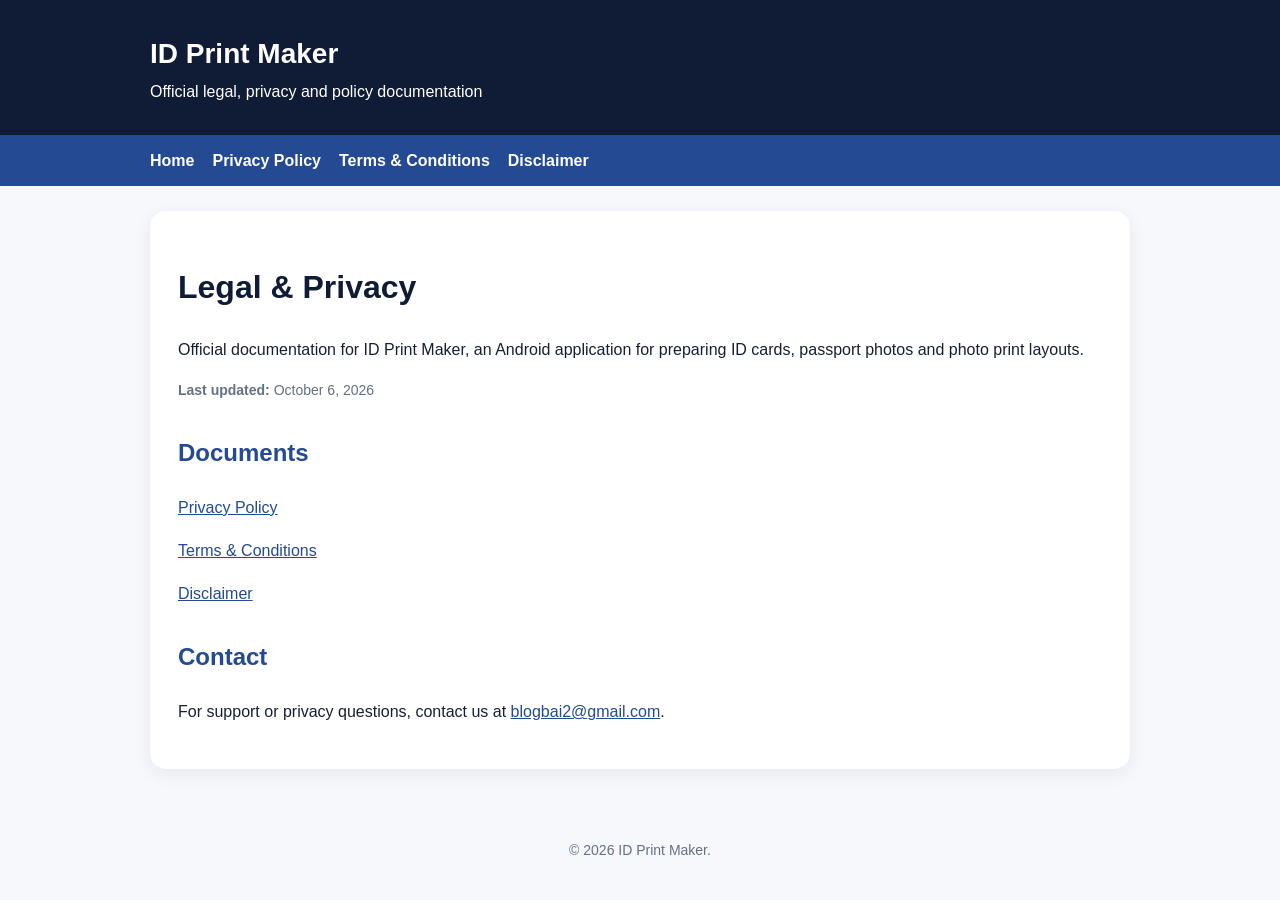
<file: index.html>
<!doctype html><html lang="en"><head><meta charset="utf-8"><meta name="viewport" content="width=device-width,initial-scale=1"><title>ID Print Maker — Legal</title><link rel="stylesheet" href="styles.css"></head><body><header><div><strong style="font-size:28px">ID Print Maker</strong><br>Official legal, privacy and policy documentation</div></header><nav><div><a href="index.html">Home</a><a href="privacy-policy.html">Privacy Policy</a><a href="terms.html">Terms &amp; Conditions</a><a href="disclaimer.html">Disclaimer</a></div></nav><main><div class="card"><h1>Legal &amp; Privacy</h1><p>Official documentation for ID Print Maker, an Android application for preparing ID cards, passport photos and photo print layouts.</p><p class="meta"><strong>Last updated:</strong> October 6, 2026</p><h2>Documents</h2><p><a href="privacy-policy.html">Privacy Policy</a></p><p><a href="terms.html">Terms &amp; Conditions</a></p><p><a href="disclaimer.html">Disclaimer</a></p><h2>Contact</h2><p>For support or privacy questions, contact us at <a href="mailto:blogbai2@gmail.com">blogbai2@gmail.com</a>.</p></div></main><footer>© 2026 ID Print Maker.</footer></body></html>
</file>
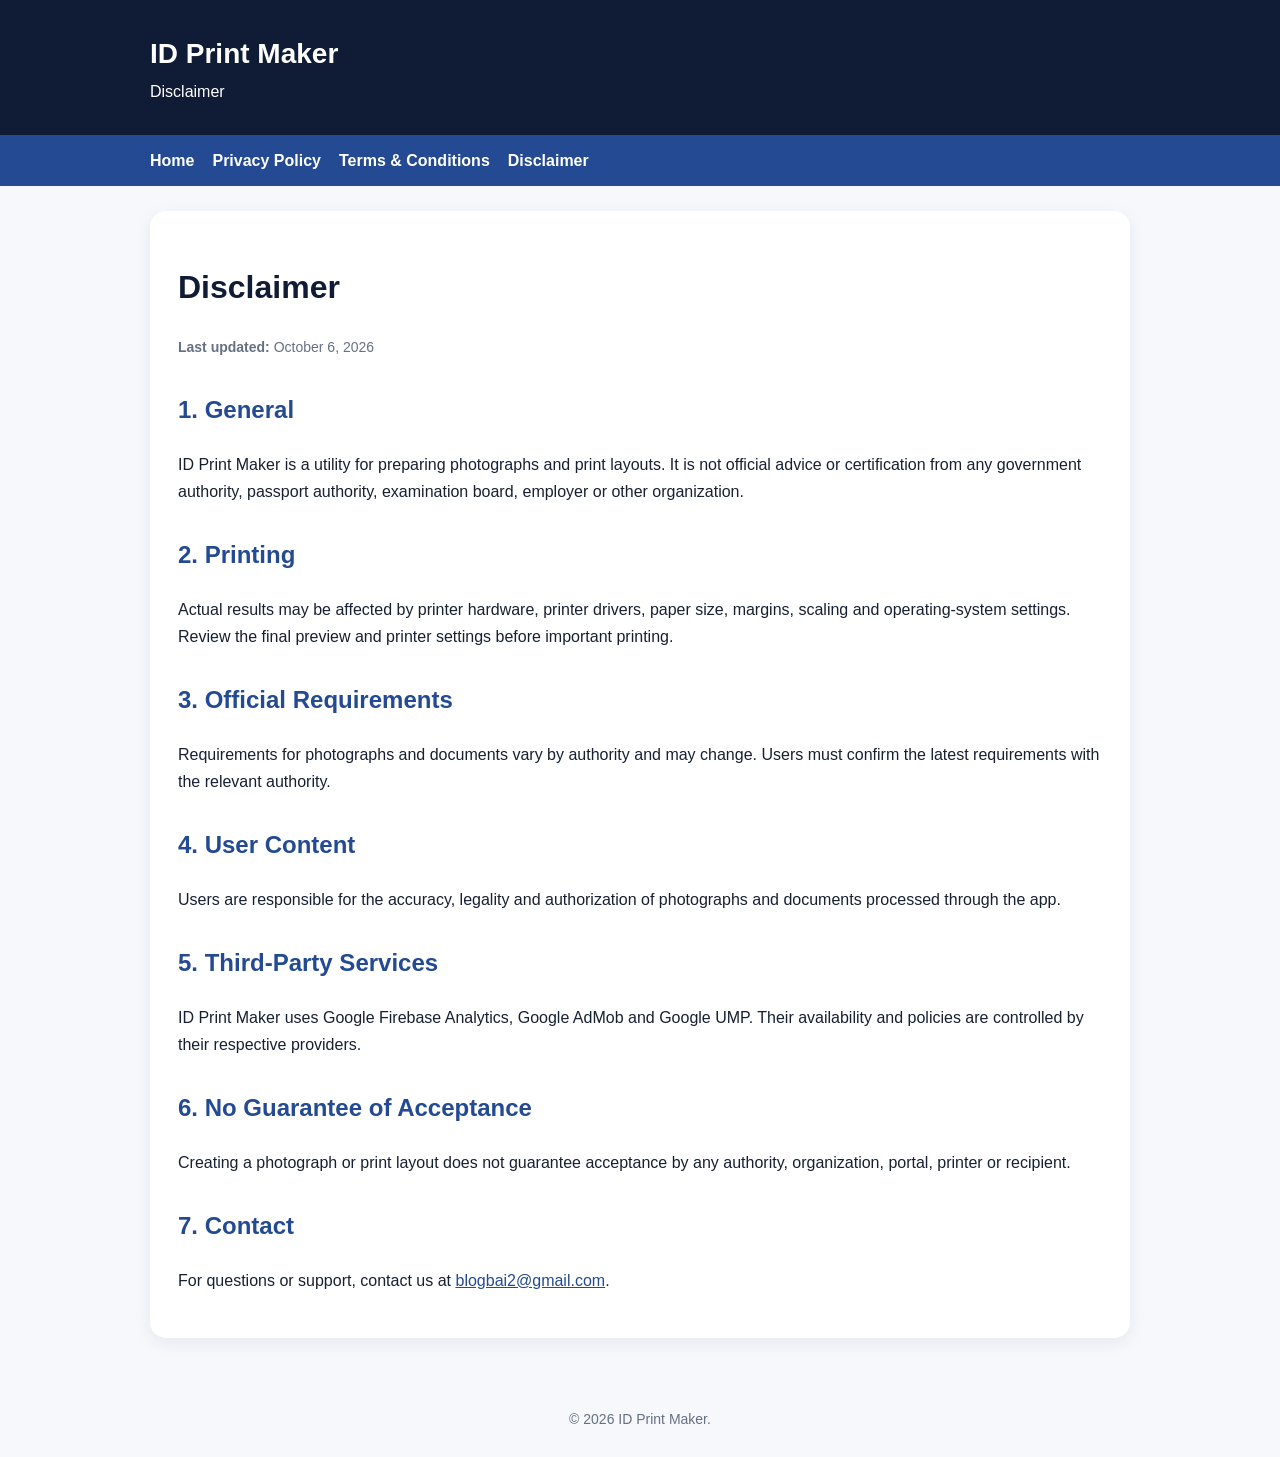
<file: disclaimer.html>
<!doctype html><html lang="en"><head><meta charset="utf-8"><meta name="viewport" content="width=device-width,initial-scale=1"><title>Disclaimer — ID Print Maker</title><link rel="stylesheet" href="styles.css"></head><body><header><div><strong style="font-size:28px">ID Print Maker</strong><br>Disclaimer</div></header><nav><div><a href="index.html">Home</a><a href="privacy-policy.html">Privacy Policy</a><a href="terms.html">Terms &amp; Conditions</a><a href="disclaimer.html">Disclaimer</a></div></nav><main><div class="card"><h1>Disclaimer</h1><p class="meta"><strong>Last updated:</strong> October 6, 2026</p><h2>1. General</h2><p>ID Print Maker is a utility for preparing photographs and print layouts. It is not official advice or certification from any government authority, passport authority, examination board, employer or other organization.</p><h2>2. Printing</h2><p>Actual results may be affected by printer hardware, printer drivers, paper size, margins, scaling and operating-system settings. Review the final preview and printer settings before important printing.</p><h2>3. Official Requirements</h2><p>Requirements for photographs and documents vary by authority and may change. Users must confirm the latest requirements with the relevant authority.</p><h2>4. User Content</h2><p>Users are responsible for the accuracy, legality and authorization of photographs and documents processed through the app.</p><h2>5. Third-Party Services</h2><p>ID Print Maker uses Google Firebase Analytics, Google AdMob and Google UMP. Their availability and policies are controlled by their respective providers.</p><h2>6. No Guarantee of Acceptance</h2><p>Creating a photograph or print layout does not guarantee acceptance by any authority, organization, portal, printer or recipient.</p><h2>7. Contact</h2><p>For questions or support, contact us at <a href="mailto:blogbai2@gmail.com">blogbai2@gmail.com</a>.</p></div></main><footer>© 2026 ID Print Maker.</footer></body></html>
</file>
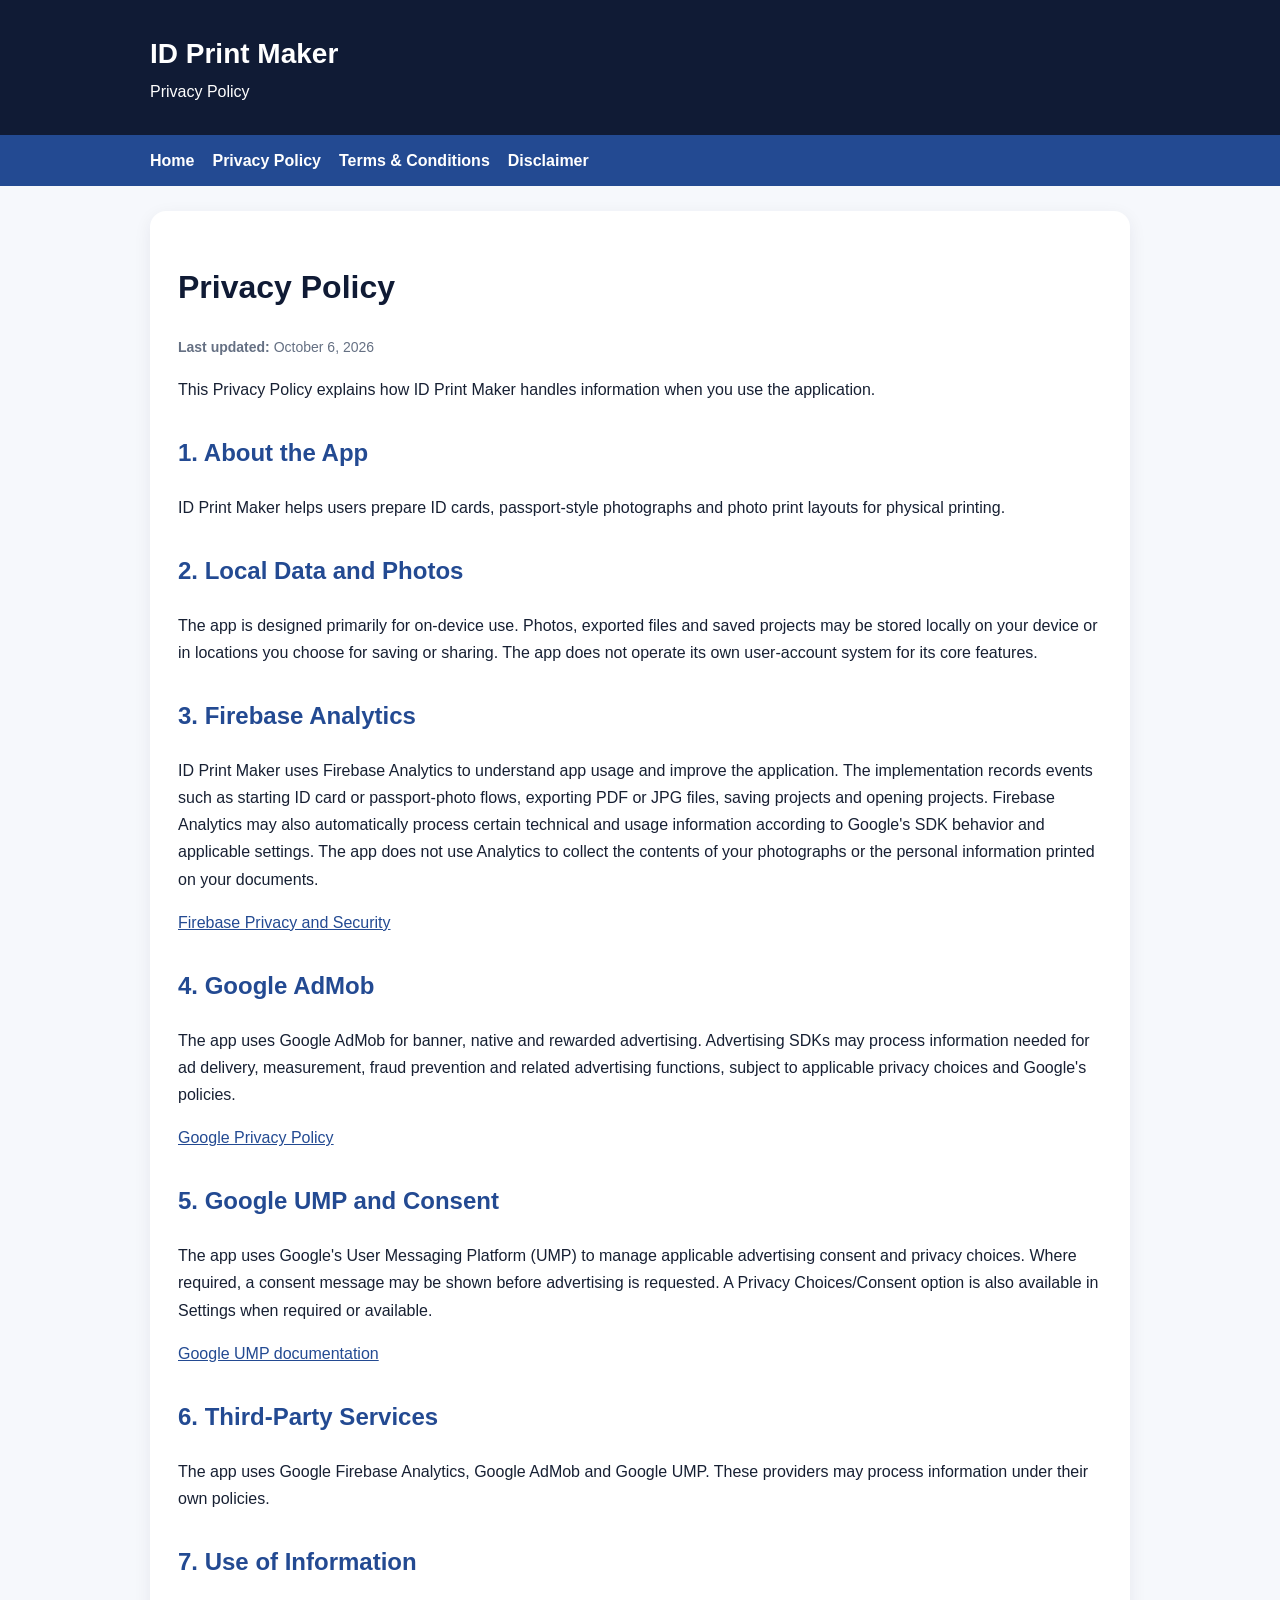
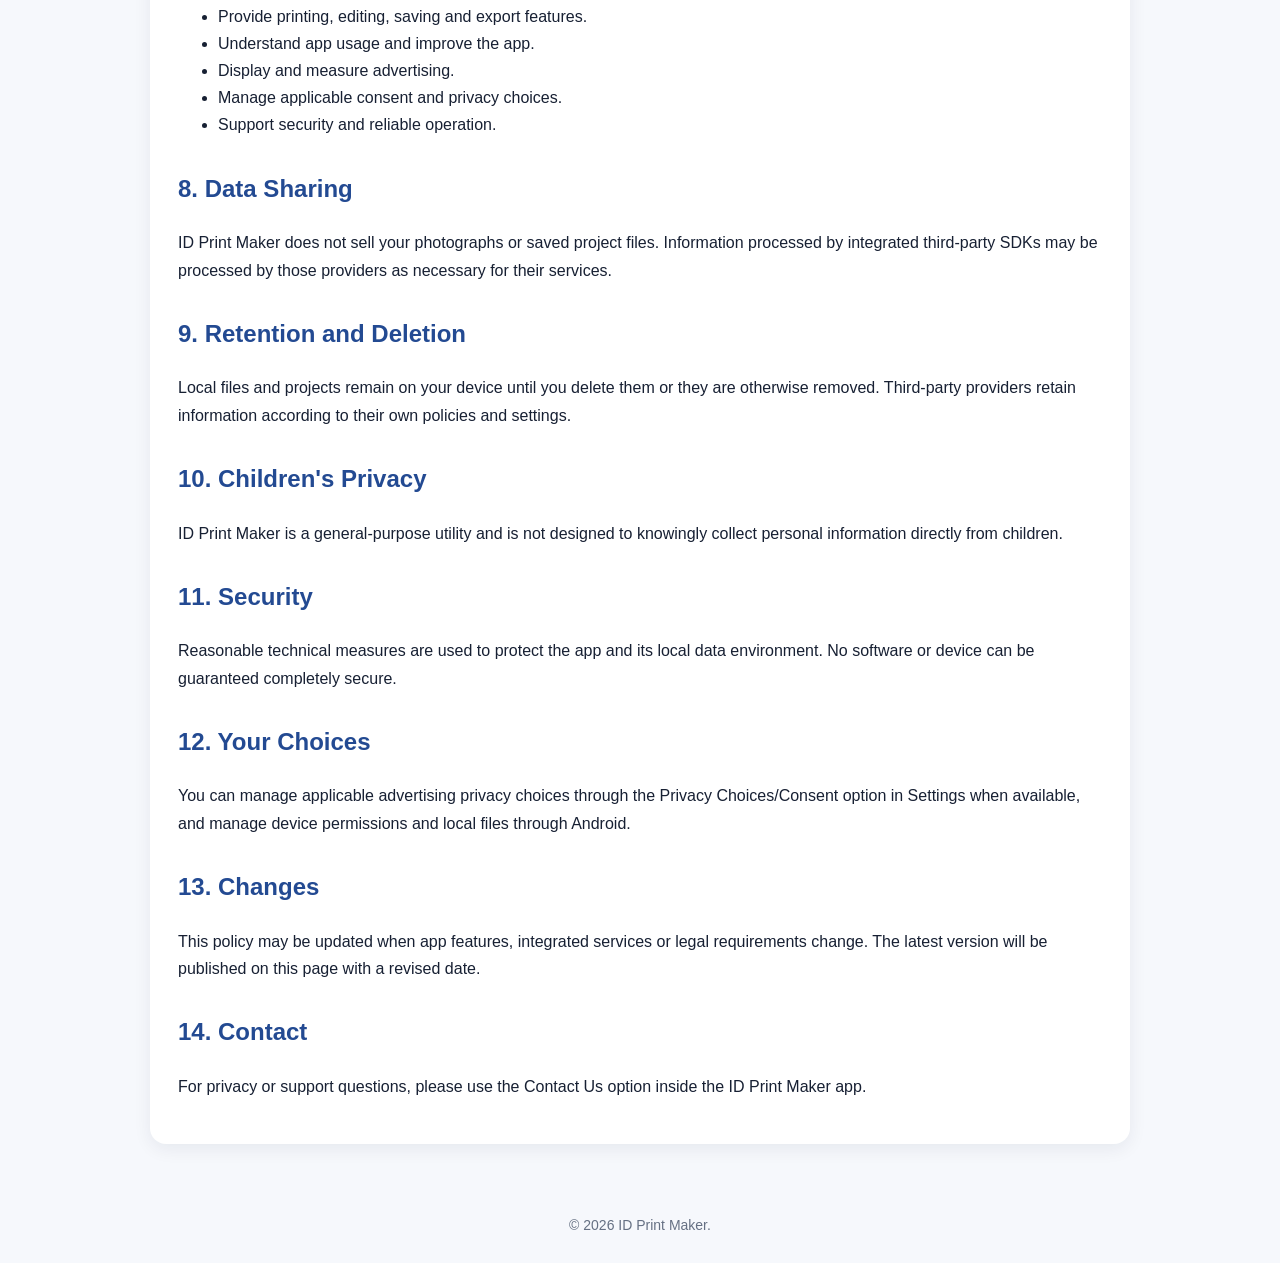
<file: privacy-policy.html>
<!doctype html><html lang="en"><head><meta charset="utf-8"><meta name="viewport" content="width=device-width,initial-scale=1"><title>Privacy Policy — ID Print Maker</title><link rel="stylesheet" href="styles.css"></head><body><header><div><strong style="font-size:28px">ID Print Maker</strong><br>Privacy Policy</div></header><nav><div><a href="index.html">Home</a><a href="privacy-policy.html">Privacy Policy</a><a href="terms.html">Terms &amp; Conditions</a><a href="disclaimer.html">Disclaimer</a></div></nav><main><div class="card"><h1>Privacy Policy</h1><p class="meta"><strong>Last updated:</strong> October 6, 2026</p>
<p>This Privacy Policy explains how ID Print Maker handles information when you use the application.</p>
<h2>1. About the App</h2><p>ID Print Maker helps users prepare ID cards, passport-style photographs and photo print layouts for physical printing.</p>
<h2>2. Local Data and Photos</h2><p>The app is designed primarily for on-device use. Photos, exported files and saved projects may be stored locally on your device or in locations you choose for saving or sharing. The app does not operate its own user-account system for its core features.</p><h2>3. Firebase Analytics</h2><p>ID Print Maker uses Firebase Analytics to understand app usage and improve the application. The implementation records events such as starting ID card or passport-photo flows, exporting PDF or JPG files, saving projects and opening projects. Firebase Analytics may also automatically process certain technical and usage information according to Google's SDK behavior and applicable settings. The app does not use Analytics to collect the contents of your photographs or the personal information printed on your documents.</p><p><a href="https://firebase.google.com/support/privacy">Firebase Privacy and Security</a></p>
<h2>4. Google AdMob</h2><p>The app uses Google AdMob for banner, native and rewarded advertising. Advertising SDKs may process information needed for ad delivery, measurement, fraud prevention and related advertising functions, subject to applicable privacy choices and Google's policies.</p><p><a href="https://policies.google.com/privacy">Google Privacy Policy</a></p>
<h2>5. Google UMP and Consent</h2><p>The app uses Google's User Messaging Platform (UMP) to manage applicable advertising consent and privacy choices. Where required, a consent message may be shown before advertising is requested. A Privacy Choices/Consent option is also available in Settings when required or available.</p><p><a href="https://developers.google.com/admob/android/privacy">Google UMP documentation</a></p>
<h2>6. Third-Party Services</h2><p>The app uses Google Firebase Analytics, Google AdMob and Google UMP. These providers may process information under their own policies.</p>
<h2>7. Use of Information</h2><ul><li>Provide printing, editing, saving and export features.</li><li>Understand app usage and improve the app.</li><li>Display and measure advertising.</li><li>Manage applicable consent and privacy choices.</li><li>Support security and reliable operation.</li></ul>
<h2>8. Data Sharing</h2><p>ID Print Maker does not sell your photographs or saved project files. Information processed by integrated third-party SDKs may be processed by those providers as necessary for their services.</p>
<h2>9. Retention and Deletion</h2><p>Local files and projects remain on your device until you delete them or they are otherwise removed. Third-party providers retain information according to their own policies and settings.</p>
<h2>10. Children's Privacy</h2><p>ID Print Maker is a general-purpose utility and is not designed to knowingly collect personal information directly from children.</p>
<h2>11. Security</h2><p>Reasonable technical measures are used to protect the app and its local data environment. No software or device can be guaranteed completely secure.</p>
<h2>12. Your Choices</h2><p>You can manage applicable advertising privacy choices through the Privacy Choices/Consent option in Settings when available, and manage device permissions and local files through Android.</p>
<h2>13. Changes</h2><p>This policy may be updated when app features, integrated services or legal requirements change. The latest version will be published on this page with a revised date.</p>
<h2>14. Contact</h2><p>For privacy or support questions, please use the Contact Us option inside the ID Print Maker app.</p></div></main><footer>© 2026 ID Print Maker.</footer></body></html>
</file>
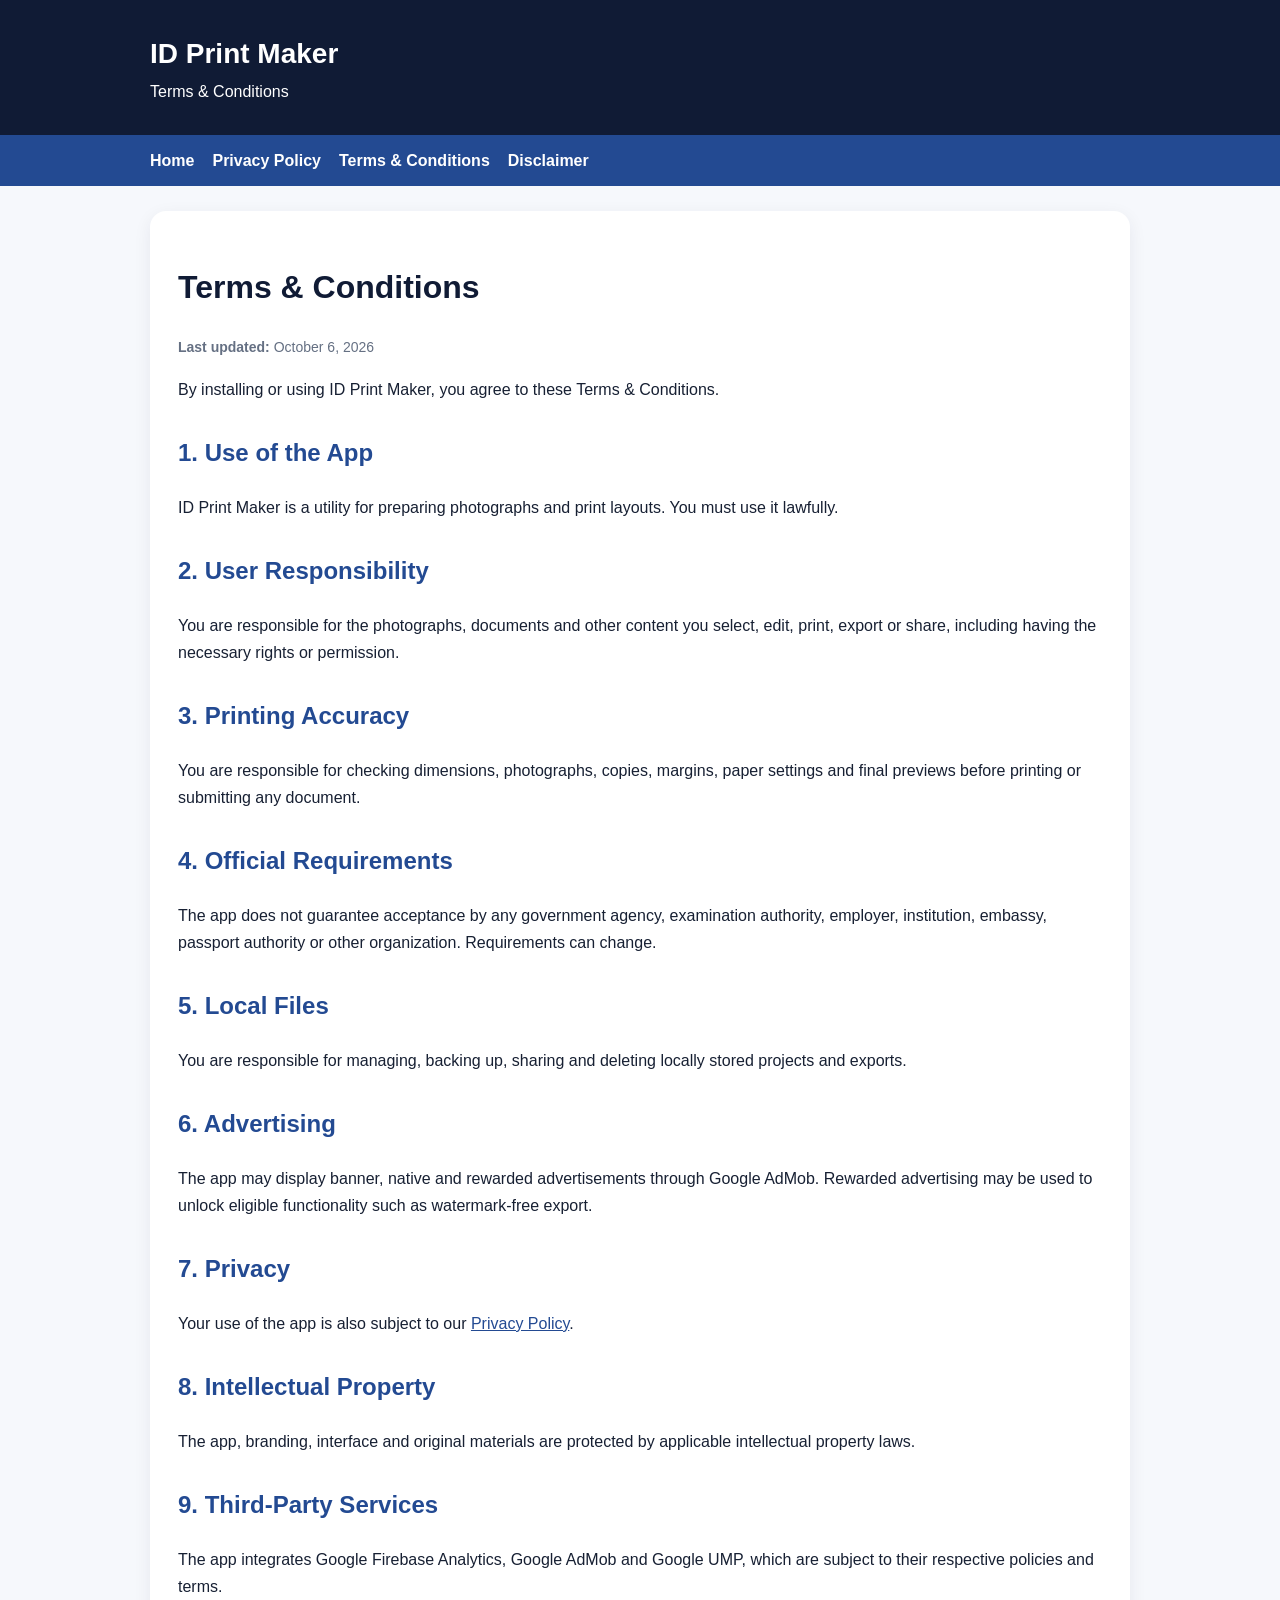
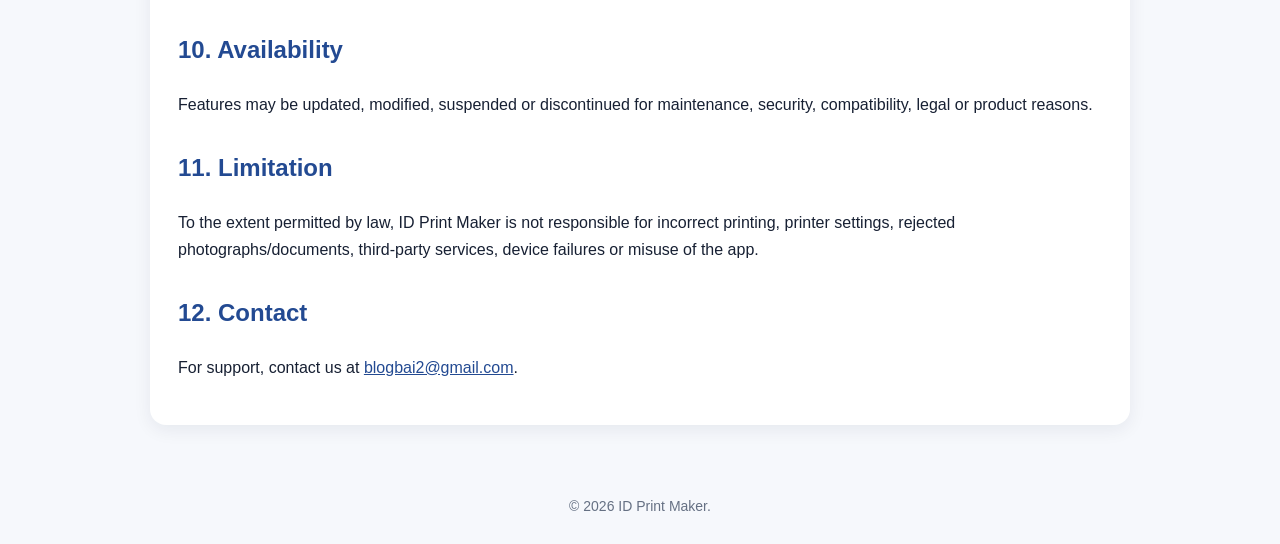
<file: terms.html>
<!doctype html><html lang="en"><head><meta charset="utf-8"><meta name="viewport" content="width=device-width,initial-scale=1"><title>Terms & Conditions — ID Print Maker</title><link rel="stylesheet" href="styles.css"></head><body><header><div><strong style="font-size:28px">ID Print Maker</strong><br>Terms & Conditions</div></header><nav><div><a href="index.html">Home</a><a href="privacy-policy.html">Privacy Policy</a><a href="terms.html">Terms &amp; Conditions</a><a href="disclaimer.html">Disclaimer</a></div></nav><main><div class="card"><h1>Terms &amp; Conditions</h1><p class="meta"><strong>Last updated:</strong> October 6, 2026</p><p>By installing or using ID Print Maker, you agree to these Terms &amp; Conditions.</p><h2>1. Use of the App</h2><p>ID Print Maker is a utility for preparing photographs and print layouts. You must use it lawfully.</p><h2>2. User Responsibility</h2><p>You are responsible for the photographs, documents and other content you select, edit, print, export or share, including having the necessary rights or permission.</p><h2>3. Printing Accuracy</h2><p>You are responsible for checking dimensions, photographs, copies, margins, paper settings and final previews before printing or submitting any document.</p><h2>4. Official Requirements</h2><p>The app does not guarantee acceptance by any government agency, examination authority, employer, institution, embassy, passport authority or other organization. Requirements can change.</p><h2>5. Local Files</h2><p>You are responsible for managing, backing up, sharing and deleting locally stored projects and exports.</p><h2>6. Advertising</h2><p>The app may display banner, native and rewarded advertisements through Google AdMob. Rewarded advertising may be used to unlock eligible functionality such as watermark-free export.</p><h2>7. Privacy</h2><p>Your use of the app is also subject to our <a href="privacy-policy.html">Privacy Policy</a>.</p><h2>8. Intellectual Property</h2><p>The app, branding, interface and original materials are protected by applicable intellectual property laws.</p><h2>9. Third-Party Services</h2><p>The app integrates Google Firebase Analytics, Google AdMob and Google UMP, which are subject to their respective policies and terms.</p><h2>10. Availability</h2><p>Features may be updated, modified, suspended or discontinued for maintenance, security, compatibility, legal or product reasons.</p><h2>11. Limitation</h2><p>To the extent permitted by law, ID Print Maker is not responsible for incorrect printing, printer settings, rejected photographs/documents, third-party services, device failures or misuse of the app.</p><h2>12. Contact</h2><p>For support, contact us at <a href="mailto:blogbai2@gmail.com">blogbai2@gmail.com</a>.</p></div></main><footer>© 2026 ID Print Maker.</footer></body></html>
</file>
<file: styles.css>
body{margin:0;font-family:Arial,sans-serif;background:#f6f8fc;color:#172033;line-height:1.7}header{background:#101B35;color:#fff;padding:30px 20px}header div,main,nav div,footer{max-width:980px;margin:auto}nav{background:#234A92;padding:12px 20px}nav a{color:#fff;text-decoration:none;font-weight:bold;margin-right:18px}main{padding:25px 20px}.card{background:#fff;border-radius:16px;padding:28px;margin-bottom:20px;box-shadow:0 5px 18px #101b3512}h1{color:#101B35}h2{color:#234A92;margin-top:30px}a{color:#234A92}.meta{color:#657083;font-size:14px}footer{text-align:center;padding:25px;color:#657083;font-size:14px}@media(max-width:600px){main{padding:15px}.card{padding:20px}}
</file>
